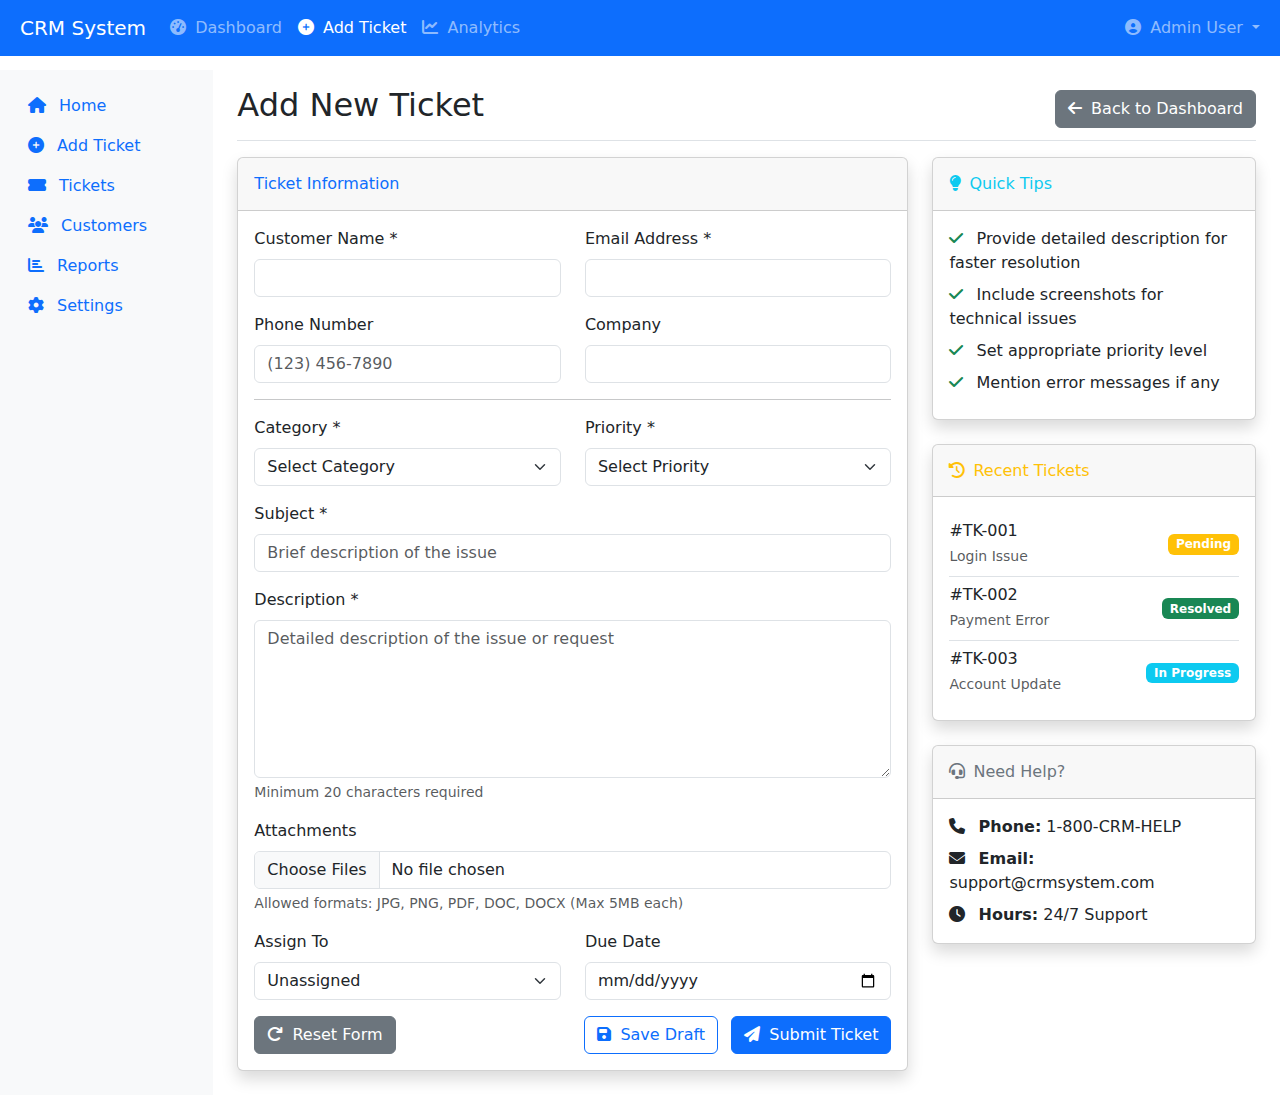
<file: add-ticket.html>
<!DOCTYPE html>
<html lang="en">
<head>
    <meta charset="UTF-8">
    <meta name="viewport" content="width=device-width, initial-scale=1.0">
    <meta name="description" content="Add Ticket - Create new support ticket in CRM System">
    <meta name="keywords" content="CRM, add ticket, support, customer service, ticket creation">
    <meta name="author" content="CRM System">
    <title>Add Ticket - CRM System</title>
    
    <!-- Bootstrap CSS -->
    <link href="https://cdn.jsdelivr.net/npm/bootstrap@5.3.0/dist/css/bootstrap.min.css" rel="stylesheet">
    <!-- Font Awesome -->
    <link href="https://cdnjs.cloudflare.com/ajax/libs/font-awesome/6.4.0/css/all.min.css" rel="stylesheet">
    <!-- Custom CSS -->
    <link href="style.css" rel="stylesheet">
</head>
<body>
    <!-- Navigation -->
    <nav class="navbar navbar-expand-lg navbar-dark bg-primary fixed-top">
        <div class="container-fluid">
            <a class="navbar-brand" href="index.html">
                <i class="fas fa-customer-service me-2"></i>CRM System
            </a>
            <button class="navbar-toggler" type="button" data-bs-toggle="collapse" data-bs-target="#navbarNav">
                <span class="navbar-toggler-icon"></span>
            </button>
            <div class="collapse navbar-collapse" id="navbarNav">
                <ul class="navbar-nav me-auto">
                    <li class="nav-item">
                        <a class="nav-link" href="index.html">
                            <i class="fas fa-tachometer-alt me-1"></i> Dashboard
                        </a>
                    </li>
                    <li class="nav-item">
                        <a class="nav-link active" href="add-ticket.html">
                            <i class="fas fa-plus-circle me-1"></i> Add Ticket
                        </a>
                    </li>
                    <li class="nav-item">
                        <a class="nav-link" href="dashboard.html">
                            <i class="fas fa-chart-line me-1"></i> Analytics
                        </a>
                    </li>
                </ul>
                <ul class="navbar-nav">
                    <li class="nav-item dropdown">
                        <a class="nav-link dropdown-toggle" href="#" id="userDropdown" role="button" data-bs-toggle="dropdown">
                            <i class="fas fa-user-circle me-1"></i> Admin User
                        </a>
                        <ul class="dropdown-menu">
                            <li><a class="dropdown-item" href="#"><i class="fas fa-user me-2"></i>Profile</a></li>
                            <li><a class="dropdown-item" href="#"><i class="fas fa-cog me-2"></i>Settings</a></li>
                            <li><hr class="dropdown-divider"></li>
                            <li><a class="dropdown-item" href="#"><i class="fas fa-sign-out-alt me-2"></i>Logout</a></li>
                        </ul>
                    </li>
                </ul>
            </div>
        </div>
    </nav>

    <!-- Main Content -->
    <main class="main-content">
        <div class="container-fluid">
            <div class="row">
                <!-- Sidebar -->
                <nav class="col-md-3 col-lg-2 d-md-block bg-light sidebar collapse">
                    <div class="position-sticky pt-3">
                        <ul class="nav flex-column">
                            <li class="nav-item">
                                <a class="nav-link" href="index.html">
                                    <i class="fas fa-home me-2"></i> Home
                                </a>
                            </li>
                            <li class="nav-item">
                                <a class="nav-link active" href="add-ticket.html">
                                    <i class="fas fa-plus-circle me-2"></i> Add Ticket
                                </a>
                            </li>
                            <li class="nav-item">
                                <a class="nav-link" href="#">
                                    <i class="fas fa-ticket-alt me-2"></i> Tickets
                                </a>
                            </li>
                            <li class="nav-item">
                                <a class="nav-link" href="#">
                                    <i class="fas fa-users me-2"></i> Customers
                                </a>
                            </li>
                            <li class="nav-item">
                                <a class="nav-link" href="#">
                                    <i class="fas fa-chart-bar me-2"></i> Reports
                                </a>
                            </li>
                            <li class="nav-item">
                                <a class="nav-link" href="#">
                                    <i class="fas fa-cog me-2"></i> Settings
                                </a>
                            </li>
                        </ul>
                    </div>
                </nav>

                <!-- Main Form Content -->
                <div class="col-md-9 ms-sm-auto col-lg-10 px-md-4">
                    <div class="d-flex justify-content-between flex-wrap flex-md-nowrap align-items-center pt-3 pb-2 mb-3 border-bottom">
                        <h1 class="h2">Add New Ticket</h1>
                        <div class="btn-toolbar mb-2 mb-md-0">
                            <button type="button" class="btn btn-secondary" onclick="window.location.href='index.html'">
                                <i class="fas fa-arrow-left me-1"></i> Back to Dashboard
                            </button>
                        </div>
                    </div>

                    <!-- Ticket Form -->
                    <div class="row">
                        <div class="col-lg-8">
                            <div class="card shadow mb-4">
                                <div class="card-header py-3">
                                    <h6 class="m-0 font-weight-bold text-primary">Ticket Information</h6>
                                </div>
                                <div class="card-body">
                                    <form id="ticketForm" novalidate>
                                        <!-- Customer Information -->
                                        <div class="row mb-3">
                                            <div class="col-md-6">
                                                <label for="customerName" class="form-label">Customer Name *</label>
                                                <input type="text" class="form-control" id="customerName" name="customerName" required>
                                                <div class="invalid-feedback">Please enter customer name</div>
                                            </div>
                                            <div class="col-md-6">
                                                <label for="customerEmail" class="form-label">Email Address *</label>
                                                <input type="email" class="form-control" id="customerEmail" name="customerEmail" required>
                                                <div class="invalid-feedback">Please enter a valid email address</div>
                                            </div>
                                        </div>

                                        <div class="row mb-3">
                                            <div class="col-md-6">
                                                <label for="customerPhone" class="form-label">Phone Number</label>
                                                <input type="tel" class="form-control" id="customerPhone" name="customerPhone" placeholder="(123) 456-7890">
                                                <div class="invalid-feedback">Please enter a valid phone number</div>
                                            </div>
                                            <div class="col-md-6">
                                                <label for="customerCompany" class="form-label">Company</label>
                                                <input type="text" class="form-control" id="customerCompany" name="customerCompany">
                                            </div>
                                        </div>

                                        <!-- Ticket Details -->
                                        <hr>
                                        <div class="row mb-3">
                                            <div class="col-md-6">
                                                <label for="ticketCategory" class="form-label">Category *</label>
                                                <select class="form-select" id="ticketCategory" name="ticketCategory" required>
                                                    <option value="">Select Category</option>
                                                    <option value="technical">Technical Support</option>
                                                    <option value="billing">Billing Issue</option>
                                                    <option value="account">Account Management</option>
                                                    <option value="feature">Feature Request</option>
                                                    <option value="bug">Bug Report</option>
                                                    <option value="other">Other</option>
                                                </select>
                                                <div class="invalid-feedback">Please select a category</div>
                                            </div>
                                            <div class="col-md-6">
                                                <label for="ticketPriority" class="form-label">Priority *</label>
                                                <select class="form-select" id="ticketPriority" name="ticketPriority" required>
                                                    <option value="">Select Priority</option>
                                                    <option value="low">Low</option>
                                                    <option value="medium">Medium</option>
                                                    <option value="high">High</option>
                                                    <option value="urgent">Urgent</option>
                                                </select>
                                                <div class="invalid-feedback">Please select priority level</div>
                                            </div>
                                        </div>

                                        <div class="mb-3">
                                            <label for="ticketSubject" class="form-label">Subject *</label>
                                            <input type="text" class="form-control" id="ticketSubject" name="ticketSubject" required placeholder="Brief description of the issue">
                                            <div class="invalid-feedback">Please enter a subject</div>
                                        </div>

                                        <div class="mb-3">
                                            <label for="ticketDescription" class="form-label">Description *</label>
                                            <textarea class="form-control" id="ticketDescription" name="ticketDescription" rows="6" required placeholder="Detailed description of the issue or request"></textarea>
                                            <div class="invalid-feedback">Please provide a description</div>
                                            <div class="form-text">Minimum 20 characters required</div>
                                        </div>

                                        <!-- Attachments -->
                                        <div class="mb-3">
                                            <label for="ticketAttachments" class="form-label">Attachments</label>
                                            <input type="file" class="form-control" id="ticketAttachments" name="ticketAttachments" multiple accept=".jpg,.jpeg,.png,.pdf,.doc,.docx">
                                            <div class="form-text">Allowed formats: JPG, PNG, PDF, DOC, DOCX (Max 5MB each)</div>
                                            <div id="attachmentPreview" class="mt-2"></div>
                                        </div>

                                        <!-- Additional Information -->
                                        <div class="row mb-3">
                                            <div class="col-md-6">
                                                <label for="assignedTo" class="form-label">Assign To</label>
                                                <select class="form-select" id="assignedTo" name="assignedTo">
                                                    <option value="">Unassigned</option>
                                                    <option value="agent1">John Smith</option>
                                                    <option value="agent2">Sarah Johnson</option>
                                                    <option value="agent3">Mike Davis</option>
                                                    <option value="agent4">Emily Wilson</option>
                                                </select>
                                            </div>
                                            <div class="col-md-6">
                                                <label for="dueDate" class="form-label">Due Date</label>
                                                <input type="date" class="form-control" id="dueDate" name="dueDate">
                                            </div>
                                        </div>

                                        <!-- Submit Buttons -->
                                        <div class="d-flex justify-content-between">
                                            <button type="button" class="btn btn-secondary" onclick="resetForm()">
                                                <i class="fas fa-redo me-1"></i> Reset Form
                                            </button>
                                            <div>
                                                <button type="button" class="btn btn-outline-primary me-2" onclick="saveDraft()">
                                                    <i class="fas fa-save me-1"></i> Save Draft
                                                </button>
                                                <button type="submit" class="btn btn-primary" id="submitBtn">
                                                    <i class="fas fa-paper-plane me-1"></i> Submit Ticket
                                                </button>
                                            </div>
                                        </div>
                                    </form>
                                </div>
                            </div>
                        </div>

                        <!-- Sidebar Information -->
                        <div class="col-lg-4">
                            <!-- Quick Tips -->
                            <div class="card shadow mb-4">
                                <div class="card-header py-3">
                                    <h6 class="m-0 font-weight-bold text-info">
                                        <i class="fas fa-lightbulb me-2"></i>Quick Tips
                                    </h6>
                                </div>
                                <div class="card-body">
                                    <ul class="list-unstyled mb-0">
                                        <li class="mb-2">
                                            <i class="fas fa-check text-success me-2"></i>
                                            Provide detailed description for faster resolution
                                        </li>
                                        <li class="mb-2">
                                            <i class="fas fa-check text-success me-2"></i>
                                            Include screenshots for technical issues
                                        </li>
                                        <li class="mb-2">
                                            <i class="fas fa-check text-success me-2"></i>
                                            Set appropriate priority level
                                        </li>
                                        <li class="mb-2">
                                            <i class="fas fa-check text-success me-2"></i>
                                            Mention error messages if any
                                        </li>
                                    </ul>
                                </div>
                            </div>

                            <!-- Recent Tickets -->
                            <div class="card shadow mb-4">
                                <div class="card-header py-3">
                                    <h6 class="m-0 font-weight-bold text-warning">
                                        <i class="fas fa-history me-2"></i>Recent Tickets
                                    </h6>
                                </div>
                                <div class="card-body">
                                    <div class="list-group list-group-flush">
                                        <div class="list-group-item px-0">
                                            <div class="d-flex justify-content-between align-items-center">
                                                <div>
                                                    <h6 class="mb-1">#TK-001</h6>
                                                    <small class="text-muted">Login Issue</small>
                                                </div>
                                                <span class="badge bg-warning">Pending</span>
                                            </div>
                                        </div>
                                        <div class="list-group-item px-0">
                                            <div class="d-flex justify-content-between align-items-center">
                                                <div>
                                                    <h6 class="mb-1">#TK-002</h6>
                                                    <small class="text-muted">Payment Error</small>
                                                </div>
                                                <span class="badge bg-success">Resolved</span>
                                            </div>
                                        </div>
                                        <div class="list-group-item px-0">
                                            <div class="d-flex justify-content-between align-items-center">
                                                <div>
                                                    <h6 class="mb-1">#TK-003</h6>
                                                    <small class="text-muted">Account Update</small>
                                                </div>
                                                <span class="badge bg-info">In Progress</span>
                                            </div>
                                        </div>
                                    </div>
                                </div>
                            </div>

                            <!-- Support Info -->
                            <div class="card shadow mb-4">
                                <div class="card-header py-3">
                                    <h6 class="m-0 font-weight-bold text-secondary">
                                        <i class="fas fa-headset me-2"></i>Need Help?
                                    </h6>
                                </div>
                                <div class="card-body">
                                    <p class="mb-2">
                                        <i class="fas fa-phone me-2"></i>
                                        <strong>Phone:</strong> 1-800-CRM-HELP
                                    </p>
                                    <p class="mb-2">
                                        <i class="fas fa-envelope me-2"></i>
                                        <strong>Email:</strong> support@crmsystem.com
                                    </p>
                                    <p class="mb-0">
                                        <i class="fas fa-clock me-2"></i>
                                        <strong>Hours:</strong> 24/7 Support
                                    </p>
                                </div>
                            </div>
                        </div>
                    </div>
                </div>
            </div>
        </div>
    </main>

    <!-- Bootstrap JS -->
    <script src="https://cdn.jsdelivr.net/npm/bootstrap@5.3.0/dist/js/bootstrap.bundle.min.js"></script>
    <!-- jQuery -->
    <script src="https://code.jquery.com/jquery-3.7.0.min.js"></script>
    <!-- Custom JS -->
    <script src="main.js"></script>
    <script>
        // Additional form-specific JavaScript
        $(document).ready(function() {
            // File upload preview
            $('#ticketAttachments').on('change', function(e) {
                var files = e.target.files;
                var preview = $('#attachmentPreview');
                preview.empty();
                
                if (files.length > 0) {
                    var fileList = '<div class="mt-2"><h6>Selected Files:</h6><ul class="list-unstyled">';
                    for (var i = 0; i < files.length; i++) {
                        var file = files[i];
                        var fileSize = (file.size / 1024 / 1024).toFixed(2);
                        fileList += '<li class="mb-1"><i class="fas fa-file me-2"></i>' + 
                                  file.name + ' (' + fileSize + ' MB)</li>';
                    }
                    fileList += '</ul></div>';
                    preview.append(fileList);
                }
            });

            // Character counter for description
            $('#ticketDescription').on('input', function() {
                var length = $(this).val().length;
                var counter = $('#descriptionCounter');
                if (counter.length === 0) {
                    $(this).after('<small id="descriptionCounter" class="form-text">Characters: ' + length + '</small>');
                } else {
                    counter.text('Characters: ' + length);
                }
                
                if (length < 20) {
                    counter.addClass('text-danger');
                } else {
                    counter.removeClass('text-danger');
                }
            });

            // Auto-save draft
            var autoSaveTimer;
            $('#ticketForm input, #ticketForm textarea, #ticketForm select').on('input change', function() {
                clearTimeout(autoSaveTimer);
                autoSaveTimer = setTimeout(function() {
                    saveDraft(true); // silent save
                }, 5000);
            });
        });

        // Reset form
        function resetForm() {
            if (confirm('Are you sure you want to reset the form? All data will be lost.')) {
                $('#ticketForm')[0].reset();
                $('#attachmentPreview').empty();
                $('#descriptionCounter').remove();
                $('#ticketForm .form-control').removeClass('is-valid is-invalid');
            }
        }

        // Save draft
        function saveDraft(silent) {
            var formData = $('#ticketForm').serializeArray();
            var draftData = {};
            
            formData.forEach(function(field) {
                draftData[field.name] = field.value;
            });
            
            localStorage.setItem('ticketDraft', JSON.stringify(draftData));
            
            if (!silent) {
                showAlert('info', 'Draft saved successfully!');
            }
        }

        // Load draft on page load
        $(document).ready(function() {
            var draftData = localStorage.getItem('ticketDraft');
            if (draftData) {
                var draft = JSON.parse(draftData);
                
                // Populate form fields
                Object.keys(draft).forEach(function(key) {
                    var field = $('[name="' + key + '"]');
                    if (field.length > 0 && draft[key]) {
                        field.val(draft[key]);
                    }
                });
                
                // Show notification
                showAlert('info', 'Draft loaded. You can continue editing or reset the form.');
            }
        });
    </script>
</body>
</html>
</file>
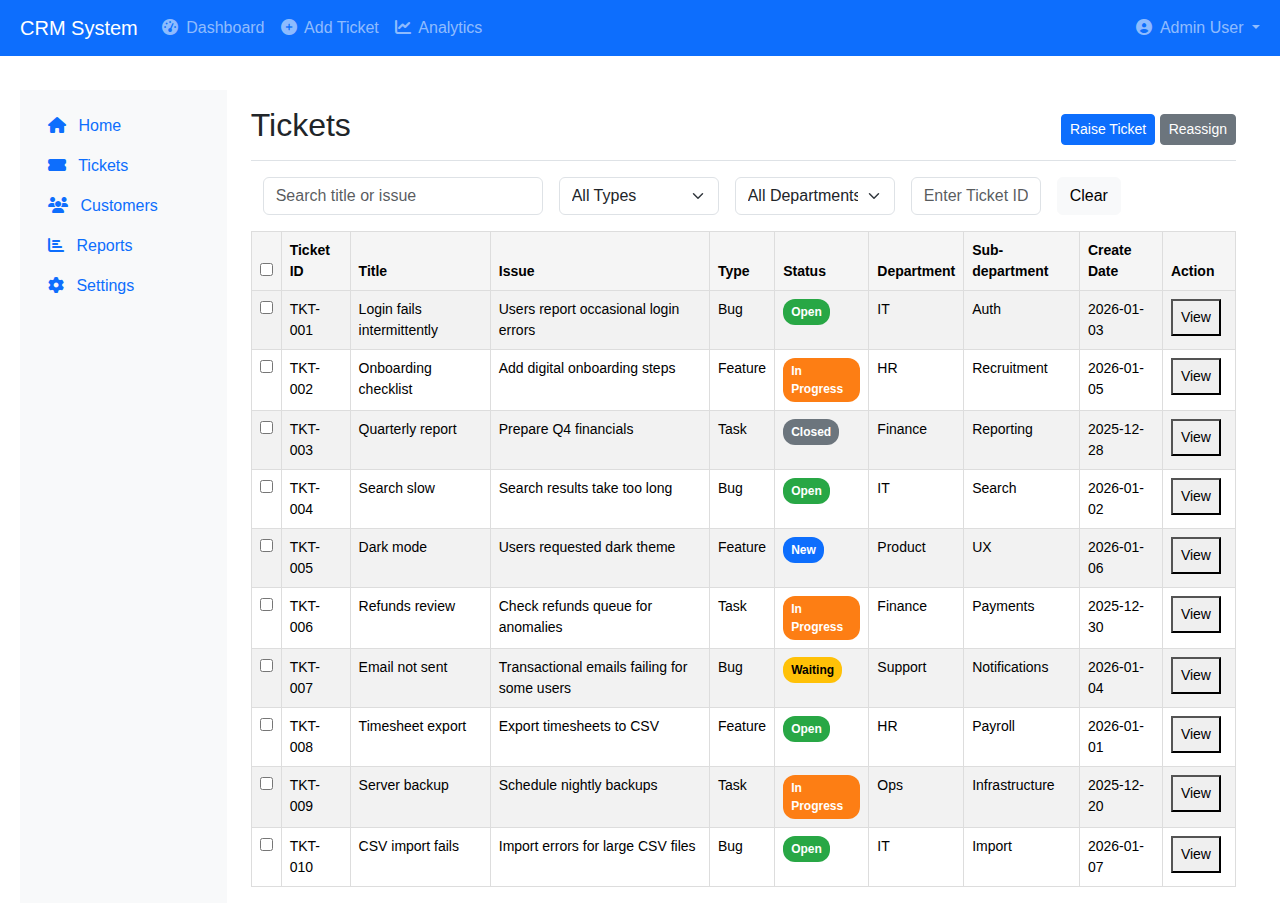
<file: tickets.html>
<!doctype html>
<html lang="en">
<head>
  <meta charset="utf-8" />
  <meta name="viewport" content="width=device-width,initial-scale=1" />
  <title>Tickets</title>
  <link href="https://cdn.jsdelivr.net/npm/bootstrap@5.3.0/dist/css/bootstrap.min.css" rel="stylesheet">
  <link href="https://cdnjs.cloudflare.com/ajax/libs/font-awesome/6.4.0/css/all.min.css" rel="stylesheet">
  <link rel="stylesheet" href="style.css">
</head>
<body class="tickets-page">
  <!-- Navigation (same as other pages) -->
  <nav class="navbar navbar-expand-lg navbar-dark bg-primary fixed-top">
    <div class="container-fluid">
      <a class="navbar-brand" href="index.html">
        <i class="fas fa-customer-service me-2"></i>CRM System
      </a>
      <button class="navbar-toggler" type="button" data-bs-toggle="collapse" data-bs-target="#navbarNav">
        <span class="navbar-toggler-icon"></span>
      </button>
      <div class="collapse navbar-collapse" id="navbarNav">
        <ul class="navbar-nav me-auto">
          <li class="nav-item"><a class="nav-link" href="index.html"><i class="fas fa-tachometer-alt me-1"></i> Dashboard</a></li>
          <li class="nav-item"><a class="nav-link" href="add-ticket.html"><i class="fas fa-plus-circle me-1"></i> Add Ticket</a></li>
          <li class="nav-item"><a class="nav-link" href="dashboard.html"><i class="fas fa-chart-line me-1"></i> Analytics</a></li>
        </ul>
        <ul class="navbar-nav">
          <li class="nav-item dropdown">
            <a class="nav-link dropdown-toggle" href="#" id="userDropdown" role="button" data-bs-toggle="dropdown">
              <i class="fas fa-user-circle me-1"></i> Admin User
            </a>
            <ul class="dropdown-menu">
              <li><a class="dropdown-item" href="#"><i class="fas fa-user me-2"></i>Profile</a></li>
              <li><a class="dropdown-item" href="#"><i class="fas fa-cog me-2"></i>Settings</a></li>
              <li><hr class="dropdown-divider"></li>
              <li><a class="dropdown-item" href="#"><i class="fas fa-sign-out-alt me-2"></i>Logout</a></li>
            </ul>
          </li>
        </ul>
      </div>
    </div>
  </nav>

  <!-- Main Content -->
  <main class="main-content">
    <div class="container-fluid">
      <div class="row">
        <!-- Sidebar -->
        <nav class="col-md-3 col-lg-2 d-md-block bg-light sidebar collapse">
          <div class="position-sticky pt-3">
            <ul class="nav flex-column">
              <li class="nav-item"><a class="nav-link" href="index.html"><i class="fas fa-home me-2"></i> Home</a></li>
              <li class="nav-item"><a class="nav-link active" href="tickets.html"><i class="fas fa-ticket-alt me-2"></i> Tickets</a></li>
              <li class="nav-item"><a class="nav-link" href="index.html"><i class="fas fa-users me-2"></i> Customers</a></li>
              <li class="nav-item"><a class="nav-link" href="index.html"><i class="fas fa-chart-bar me-2"></i> Reports</a></li>
              <li class="nav-item"><a class="nav-link" href="index.html"><i class="fas fa-cog me-2"></i> Settings</a></li>
            </ul>
          </div>
        </nav>

        <!-- Tickets content -->
        <div class="col-md-9 ms-sm-auto col-lg-10 px-md-4">
          <div class="d-flex justify-content-between flex-wrap flex-md-nowrap align-items-center pt-3 pb-2 mb-3 border-bottom">
            <h1 class="h2">Tickets</h1>
            <div class="btn-toolbar mb-2 mb-md-0">
              <div>
                <button id="raiseBtn" class="btn btn-primary btn-sm">Raise Ticket</button>
                <button id="reassignBtn" class="btn btn-secondary btn-sm">Reassign</button>
              </div>
            </div>
          </div>

          <div class="tickets-toolbar">
            <div class="tickets-filters w-100 d-flex align-items-center">
              <input id="searchInput" placeholder="Search title or issue" class="form-control me-2" style="max-width:280px" />
              <select id="typeSelect" class="form-select me-2" style="max-width:160px">
                <option value="">All Types</option>
                <option>Bug</option>
                <option>Feature</option>
                <option>Task</option>
              </select>
              <select id="deptSelect" class="form-select me-2" style="max-width:160px">
                <option value="">All Departments</option>
                <option>IT</option>
                <option>HR</option>
                <option>Finance</option>
              </select>
              <input id="idInput" placeholder="Enter Ticket ID" class="form-control me-2" style="max-width:140px" />
              <button id="clearFilters" class="btn btn-light">Clear</button>
            </div>
          </div>

          <table id="ticketsTable" class="tickets-table table table-striped table-bordered mt-3">
    <thead>
      <tr>
        <th><input id="selectAll" type="checkbox"/></th>
        <th>Ticket ID</th>
        <th>Title</th>
        <th>Issue</th>
        <th>Type</th>
        <th>Status</th>
        <th>Department</th>
        <th>Sub-department</th>
        <th>Create Date</th>
        <th>Action</th>
      </tr>
    </thead>
    <tbody>
      <tr data-id="TKT-001" data-type="Bug" data-dept="IT">
        <td><input class="rowCheck" type="checkbox"/></td>
        <td>TKT-001</td>
        <td>Login fails intermittently</td>
        <td>Users report occasional login errors</td>
        <td>Bug</td>
        <td><span class="status-badge status-open">Open</span></td>
        <td>IT</td>
        <td>Auth</td>
        <td>2026-01-03</td>
        <td class="actions tickets-actions"><button class="viewBtn">View</button></td>
      </tr>
      <tr data-id="TKT-002" data-type="Feature" data-dept="HR">
        <td><input class="rowCheck" type="checkbox"/></td>
        <td>TKT-002</td>
        <td>Onboarding checklist</td>
        <td>Add digital onboarding steps</td>
        <td>Feature</td>
        <td><span class="status-badge status-inprogress">In Progress</span></td>
        <td>HR</td>
        <td>Recruitment</td>
        <td>2026-01-05</td>
        <td class="actions"><button class="viewBtn">View</button></td>
      </tr>
      <tr data-id="TKT-003" data-type="Task" data-dept="Finance">
        <td><input class="rowCheck" type="checkbox"/></td>
        <td>TKT-003</td>
        <td>Quarterly report</td>
        <td>Prepare Q4 financials</td>
        <td>Task</td>
        <td><span class="status-badge status-closed">Closed</span></td>
        <td>Finance</td>
        <td>Reporting</td>
        <td>2025-12-28</td>
        <td class="actions"><button class="viewBtn">View</button></td>
      </tr>
      <tr data-id="TKT-004" data-type="Bug" data-dept="IT">
        <td><input class="rowCheck" type="checkbox"/></td>
        <td>TKT-004</td>
        <td>Search slow</td>
        <td>Search results take too long</td>
        <td>Bug</td>
        <td><span class="status-badge status-open">Open</span></td>
        <td>IT</td>
        <td>Search</td>
        <td>2026-01-02</td>
        <td class="actions"><button class="viewBtn">View</button></td>
      </tr>
      <tr data-id="TKT-005" data-type="Feature" data-dept="Product">
        <td><input class="rowCheck" type="checkbox"/></td>
        <td>TKT-005</td>
        <td>Dark mode</td>
        <td>Users requested dark theme</td>
        <td>Feature</td>
        <td><span class="status-badge status-new">New</span></td>
        <td>Product</td>
        <td>UX</td>
        <td>2026-01-06</td>
        <td class="actions"><button class="viewBtn">View</button></td>
      </tr>
      <tr data-id="TKT-006" data-type="Task" data-dept="Finance">
        <td><input class="rowCheck" type="checkbox"/></td>
        <td>TKT-006</td>
        <td>Refunds review</td>
        <td>Check refunds queue for anomalies</td>
        <td>Task</td>
        <td><span class="status-badge status-inprogress">In Progress</span></td>
        <td>Finance</td>
        <td>Payments</td>
        <td>2025-12-30</td>
        <td class="actions"><button class="viewBtn">View</button></td>
      </tr>
      <tr data-id="TKT-007" data-type="Bug" data-dept="Support">
        <td><input class="rowCheck" type="checkbox"/></td>
        <td>TKT-007</td>
        <td>Email not sent</td>
        <td>Transactional emails failing for some users</td>
        <td>Bug</td>
        <td><span class="status-badge status-waiting">Waiting</span></td>
        <td>Support</td>
        <td>Notifications</td>
        <td>2026-01-04</td>
        <td class="actions"><button class="viewBtn">View</button></td>
      </tr>
      <tr data-id="TKT-008" data-type="Feature" data-dept="HR">
        <td><input class="rowCheck" type="checkbox"/></td>
        <td>TKT-008</td>
        <td>Timesheet export</td>
        <td>Export timesheets to CSV</td>
        <td>Feature</td>
        <td><span class="status-badge status-open">Open</span></td>
        <td>HR</td>
        <td>Payroll</td>
        <td>2026-01-01</td>
        <td class="actions"><button class="viewBtn">View</button></td>
      </tr>
      <tr data-id="TKT-009" data-type="Task" data-dept="Ops">
        <td><input class="rowCheck" type="checkbox"/></td>
        <td>TKT-009</td>
        <td>Server backup</td>
        <td>Schedule nightly backups</td>
        <td>Task</td>
        <td><span class="status-badge status-inprogress">In Progress</span></td>
        <td>Ops</td>
        <td>Infrastructure</td>
        <td>2025-12-20</td>
        <td class="actions"><button class="viewBtn">View</button></td>
      </tr>
      <tr data-id="TKT-010" data-type="Bug" data-dept="IT">
        <td><input class="rowCheck" type="checkbox"/></td>
        <td>TKT-010</td>
        <td>CSV import fails</td>
        <td>Import errors for large CSV files</td>
        <td>Bug</td>
        <td><span class="status-badge status-open">Open</span></td>
        <td>IT</td>
        <td>Import</td>
        <td>2026-01-07</td>
        <td class="actions"><button class="viewBtn">View</button></td>
      </tr>
    </tbody>
  </table>
        </div>
      </div>
    </div>
  </main>

  <!-- Scripts -->
  <script src="https://code.jquery.com/jquery-3.7.0.min.js"></script>
  <script src="https://cdn.jsdelivr.net/npm/bootstrap@5.3.0/dist/js/bootstrap.bundle.min.js"></script>
  <script src="main.js"></script>
 </body>
 </html>
</file>
<file: style.css>
.navbar { z-index: 1100; }
.main-content { padding-top: 70px; }
.main-content .h1, .main-content .h2, .main-content h1, .main-content h2 { margin-top: 0; }

@media (max-width: 576px) {
    .main-content { padding-top: 56px; }
}


/* Mobile First Approach - Base Styles */
@media (max-width: 576px) {
    .navbar-brand {
        font-size: 1.1rem;
    }
    
    .navbar-nav .nav-link {
        padding: 0.5rem;
        font-size: 0.9rem;
    }
    
    /* Main Content */
    .main-content {
        margin-top: 10px;
        padding: 0 10px;
    }
    
    /* Sidebar */
    .sidebar {
        position: static;
        height: auto;
        padding: 1rem 0;
        box-shadow: none;
        border-bottom: 1px solid #dee2e6;
        margin-bottom: 1rem;
    }
    
    .sidebar .nav-link {
        padding: 0.75rem 1rem;
        font-size: 0.9rem;
    }
    
    /* Cards */
    .card {
        margin-bottom: 1rem;
        border-radius: 8px;
    }
    
    .card-body {
        padding: 1rem;
    }
    
    .card-header {
        padding: 0.75rem 1rem;
    }
    
    /* KPI Cards */
    .border-left-primary,
    .border-left-success,
    .border-left-info,
    .border-left-warning {
        border-left: none !important;
        border-top: 3px solid;
    }
    
    .card-body .h5 {
        font-size: 1.2rem;
    }
    
    /* Tables */
    .table-responsive {
        font-size: 0.8rem;
    }
    
    .table th,
    .table td {
        padding: 0.5rem;
        white-space: nowrap;
    }
    
    /* Buttons */
    .btn-toolbar {
        flex-direction: column;
        gap: 0.5rem;
    }
    
    .btn-group {
        width: 100%;
        display: flex;
        flex-wrap: wrap;
    }
    
    .btn-group .btn {
        flex: 1;
        margin-bottom: 0.25rem;
        font-size: 0.8rem;
    }
    
    /* Forms */
    .form-label {
        font-size: 0.9rem;
        margin-bottom: 0.25rem;
    }
    
    .form-control,
    .form-select {
        font-size: 0.9rem;
        padding: 0.5rem;
    }
    
    /* Charts */
    canvas {
        max-height: 300px !important;
    }
    
    /* Activity Feed */
    .activity-feed {
        max-height: 400px;
        overflow-y: auto;
    }
    
    .activity-item {
        padding: 0.75rem 0;
    }
    
    /* Progress Bars */
    .progress {
        height: 6px;
    }
    
    /* Badges */
    .badge {
        font-size: 0.7rem;
        padding: 0.25rem 0.5rem;
    }
    
    /* Headings */
    .h1, .h2, .h3, .h4, .h5, .h6 {
        font-size: 1.25rem;
    }
    
    /* Alerts */
    .alert {
        font-size: 0.85rem;
        padding: 0.75rem;
    }
    
    /* Modals */
    .modal-dialog {
        margin: 0.5rem;
    }
    
    .modal-body {
        padding: 1rem;
    }
    
    /* Tooltips */
    .tooltip-inner {
        font-size: 0.8rem;
    }
}

/* Tablet Styles */
@media (min-width: 577px) and (max-width: 768px) {
    /* Sidebar */
    .sidebar {
        position: static;
        height: auto;
        padding: 1rem 0;
    }
    
    /* Main Content */
    .main-content {
        margin-top: 15px;
    }
    
    /* Cards */
    .card-body {
        padding: 1.25rem;
    }
    
    /* Tables */
    .table-responsive {
        font-size: 0.9rem;
    }
    
    /* Charts */
    canvas {
        max-height: 350px !important;
    }
    
    /* KPI Cards */
    .col-xl-3 {
        margin-bottom: 1rem;
    }
    
    /* Forms */
    .row .col-md-6 {
        margin-bottom: 0.5rem;
    }
}

/* Desktop Styles */
@media (min-width: 769px) and (max-width: 992px) {
    /* Sidebar */
    .sidebar {
        width: 200px;
    }
    
    /* Main Content */
    .col-md-9 {
        margin-left: 200px;
    }
    
    /* Cards */
    .card-body {
        padding: 1.5rem;
    }
    
    /* Charts */
    canvas {
        max-height: 400px !important;
    }
}

/* Large Desktop Styles */
@media (min-width: 993px) and (max-width: 1200px) {
    /* Charts */
    canvas {
        max-height: 450px !important;
    }
}

/* Extra Large Desktop Styles */
@media (min-width: 1201px) {
    /* Charts */
    canvas {
        max-height: 500px !important;
    }
}

/* Landscape Mobile */
@media (max-height: 500px) and (orientation: landscape) {
    .navbar {
        padding: 0.25rem 0;
    }
    
    .navbar-brand {
        font-size: 1rem;
    }
    
    .main-content {
        margin-top: 5px;
    }
    
    .card-body {
        padding: 0.75rem;
    }
    
    .table-responsive {
        font-size: 0.75rem;
    }
}

/* High DPI Displays */
@media (-webkit-min-device-pixel-ratio: 2), (min-resolution: 192dpi) {
    /* Improve readability on high DPI screens */
    body {
        font-size: 16px;
    }
    
    .card {
        border-width: 0.5px;
    }
    
    .table {
        border-width: 0.5px;
    }
}

/* Print Styles */
@media print {
    .navbar,
    .sidebar,
    .btn-toolbar,
    .btn-group {
        display: none !important;
    }
    
    .main-content {
        margin-top: 0;
        padding: 0;
    }
    
    .card {
        border: 1px solid #000;
        break-inside: avoid;
        margin-bottom: 1rem;
    }
    
    .table {
        font-size: 10pt;
    }
    
    .badge {
        border: 1px solid #000;
    }
}

/* Accessibility Improvements */
@media (prefers-reduced-motion: reduce) {
    * {
        animation-duration: 0.01ms !important;
        animation-iteration-count: 1 !important;
        transition-duration: 0.01ms !important;
    }
}

/* Dark Mode Support */
@media (prefers-color-scheme: dark) {
    body {
        background-color: #1a1a1a;
        color: #ffffff;
    }
    
    .card {
        background-color: #2d2d2d;
        border-color: #404040;
    }
    
    .table {
        color: #ffffff;
    }
    
    .table th {
        background-color: #404040;
        border-color: #555555;
    }
    
    .navbar-dark {
        background-color: #1a1a1a !important;
    }
    
    .sidebar {
        background-color: #2d2d2d !important;
    }
    
    .form-control,
    .form-select {
        background-color: #404040;
        border-color: #555555;
        color: #ffffff;
    }
    
    .form-control:focus,
    .form-select:focus {
        background-color: #404040;
        border-color: #007bff;
        color: #ffffff;
    }
}

/* Touch Device Optimizations */
@media (hover: none) and (pointer: coarse) {
    .btn {
        min-height: 44px;
        min-width: 44px;
    }
    
    .nav-link {
        padding: 0.75rem 1rem;
    }
    
    .table td {
        padding: 0.75rem 0.5rem;
    }
    
    .card {
        margin-bottom: 1rem;
    }
    
    /* Increase tap targets */
    .btn-sm {
        padding: 0.5rem 0.75rem;
        font-size: 0.9rem;
    }
    
    .form-control,
    .form-select {
        min-height: 44px;
    }
}

/* Performance Optimizations */
@media (max-width: 768px) {
    /* Reduce animations on mobile for better performance */
    .fade-in {
        animation: none;
    }
    
    .card:hover {
        transform: none;
        box-shadow: 0 0.15rem 1.75rem 0 rgba(58, 59, 69, 0.15);
    }
    
    .btn:hover {
        transform: none;
    }
}

/* Tickets page specific styles (moved from tickets.html inline <style>) */
body.tickets-page {font-family: Arial, Helvetica, sans-serif; padding: 20px;}
.tickets-toolbar {display: flex; gap: 12px; align-items: center; margin-bottom: 12px}
.tickets-filters {display:flex; gap:8px; align-items:center; margin-left:12px}
input, select, button {padding: 6px 8px; font-size: 14px}
table.tickets-table {width:100%; border-collapse: collapse; margin-top: 8px}
table.tickets-table th, table.tickets-table td {border:1px solid #ddd; padding:8px; text-align:left}
table.tickets-table th {background:#f5f5f5}
.tickets-actions button {margin-right:6px}
/* Specific width for ticket ID input */
#idInput { width: 130px; }
/* Status badges for tickets */
.status-badge { display:inline-block; padding:4px 8px; border-radius:12px; color:#fff; font-size:12px; font-weight:600 }
.status-open { background:#28a745 }
.status-inprogress { background:#fd7e14 }
.status-closed { background:#6c757d }
.status-new { background:#0d6efd }
.status-waiting { background:#ffc107; color:#000 }

/* Highlighted rows when comparing across pages */
.highlight { background: #fff3cd !important }

/* Ensure tickets table uses scoped selectors to avoid colliding with other tables */
body.tickets-page table.tickets-table th, body.tickets-page table.tickets-table td {font-size:14px}

/* Loading States for Mobile */
@media (max-width: 768px) {
    .spinner-border {
        width: 1rem;
        height: 1rem;
    }
    
    .loading-overlay {
        position: fixed;
        top: 0;
        left: 0;
        right: 0;
        bottom: 0;
        background: rgba(255, 255, 255, 0.9);
        display: flex;
        align-items: center;
        justify-content: center;
        z-index: 9999;
    }
}

/* Mobile Menu Enhancements */
@media (max-width: 768px) {
    .navbar-collapse {
        background-color: #007bff;
        padding: 1rem;
        border-radius: 0 0 0.5rem 0.5rem;
        margin-top: 0.5rem;
    }
    
    .navbar-nav .nav-link {
        color: rgba(255, 255, 255, 0.8);
        padding: 0.5rem 0;
        border-bottom: 1px solid rgba(255, 255, 255, 0.1);
    }
    
    .navbar-nav .nav-link:hover,
    .navbar-nav .nav-link.active {
        color: white;
        background-color: rgba(255, 255, 255, 0.1);
    }
    
    .dropdown-menu {
        background-color: #0056b3;
        border: none;
    }
    
    .dropdown-item {
        color: rgba(255, 255, 255, 0.8);
    }
    
    .dropdown-item:hover {
        background-color: rgba(255, 255, 255, 0.1);
        color: white;
    }
}

/* Responsive Typography */
@media (max-width: 576px) {
    html {
        font-size: 14px;
    }
}

@media (min-width: 577px) and (max-width: 768px) {
    html {
        font-size: 15px;
    }
}

@media (min-width: 769px) {
    html {
        font-size: 16px;
    }
}

/* Responsive Grid Adjustments */
@media (max-width: 768px) {
    .container-fluid {
        padding-left: 15px;
        padding-right: 15px;
    }
    
    .row {
        margin-left: -10px;
        margin-right: -10px;
    }
    
    .col,
    .col-1,
    .col-2,
    .col-3,
    .col-4,
    .col-5,
    .col-6,
    .col-7,
    .col-8,
    .col-9,
    .col-10,
    .col-11,
    .col-12 {
        padding-left: 10px;
        padding-right: 10px;
    }
}
</file>
